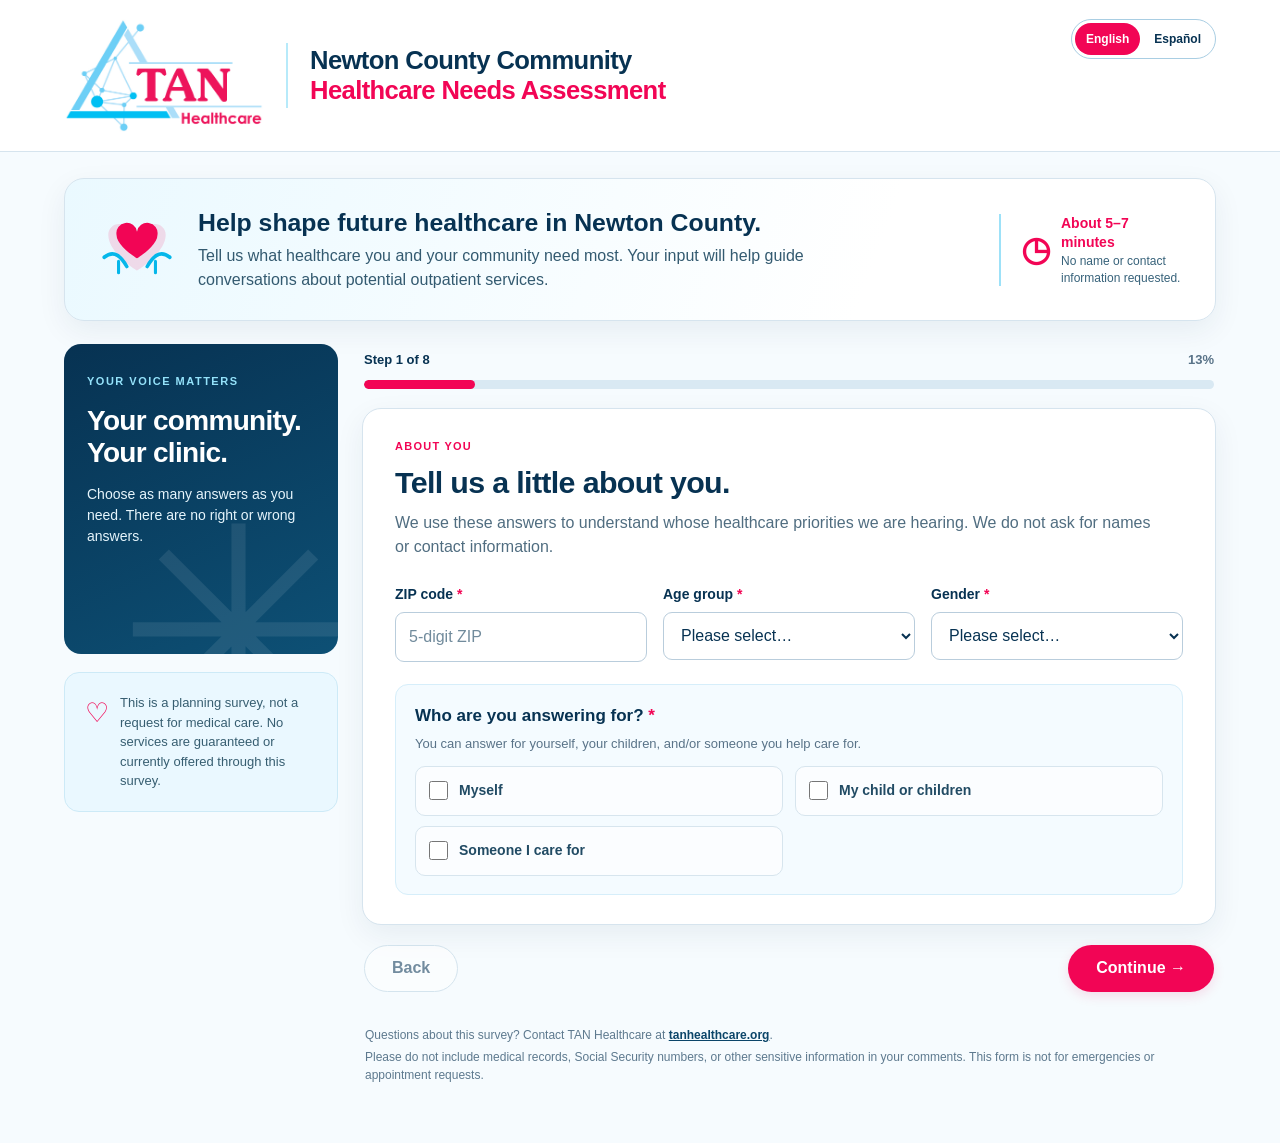
<file: index.html>
<!doctype html>
<html lang="en">
<head>
  <meta charset="utf-8">
  <meta name="viewport" content="width=device-width, initial-scale=1">
  <meta name="theme-color" content="#073252">
  <meta name="description" content="Help shape future outpatient healthcare in Newton County. Share your community's healthcare priorities with TAN Healthcare.">
  <title>Newton County Community Healthcare Needs Assessment | TAN Healthcare</title>
  <link rel="icon" href="tan-logo.jpg" type="image/jpeg">
  <link rel="stylesheet" href="styles.css">
  <script defer src="config.js"></script>
  <script defer src="app.js"></script>
</head>
<body>
  <a class="skip-link" href="#survey-main">Skip to survey</a>
  <header class="site-header">
    <div class="header-inner">
      <a href="./" class="brand" aria-label="TAN Healthcare survey home"><img src="tan-logo.jpg" alt="TAN Healthcare" /></a>
      <div class="header-divider" aria-hidden="true"></div>
      <div class="brand-title"><span>Newton County Community</span><strong>Healthcare Needs Assessment</strong></div>
      <div class="language-switch" role="group" aria-label="Choose survey language">
        <button id="lang-en" type="button" class="lang active" aria-pressed="true">English</button>
        <button id="lang-es" type="button" class="lang" aria-pressed="false">Español</button>
      </div>
    </div>
  </header>
  <main id="survey-main" class="shell">
    <section class="hero" aria-labelledby="hero-title">
      <div class="hero-icon" aria-hidden="true"><svg viewBox="0 0 80 80" fill="none"><path d="M40 64S12 47 12 29c0-9 12-16 22-4l6 6 6-6c10-12 22-5 22 4 0 18-28 35-28 35Z" fill="#f20555" opacity=".13"/><path d="M40 52S20 40 20 29a10 10 0 0 1 20-3 10 10 0 0 1 20 3C60 40 40 52 40 52Z" fill="#f20555"/><path d="M8 51c10-8 17 0 22 9M72 51c-10-8-17 0-22 9" stroke="#05b7ea" stroke-width="3.5" stroke-linecap="round"/><path d="M22 55v11m36-11v11" stroke="#05b7ea" stroke-width="3" stroke-linecap="round"/></svg></div>
      <div class="hero-copy"><h1 id="hero-title">Help shape future healthcare in Newton County.</h1><p id="hero-desc">Tell us what healthcare you and your community need most. Your input will help guide conversations about potential outpatient services.</p></div>
      <div class="time-estimate"><span class="clock" aria-hidden="true">◷</span><div><strong id="duration-label">About 5–7 minutes</strong><span id="duration-desc">Anonymous unless you choose to share contact information.</span></div></div>
    </section>
    <div id="mode-banner" class="mode-banner" role="status" hidden></div>
    <section class="survey-layout" aria-label="Healthcare needs survey">
      <aside class="survey-sidebar" aria-label="Survey progress">
        <div class="sidebar-card"><div class="sidebar-eyebrow" id="step-title-small">YOUR VOICE MATTERS</div><h2 id="sidebar-title">Your community. Your clinic.</h2><p id="sidebar-copy">Choose as many answers as you need. There are no right or wrong answers.</p><div class="sidebar-decoration" aria-hidden="true">✳</div></div>
        <div class="sidebar-note"><span aria-hidden="true">♡</span><p id="sidebar-note">This is a planning survey, not a request for medical care. No services are guaranteed or currently offered through this survey.</p></div>
      </aside>
      <div class="form-container">
        <div class="progress-area"><div class="progress-heading"><strong id="step-indicator">Step 1 of 7</strong><span id="progress-percent">14%</span></div><div class="progress-track" role="progressbar" aria-label="Survey progress" aria-valuemin="0" aria-valuemax="100" aria-valuenow="14"><div id="progress-fill"></div></div></div>
        <form id="survey-form" novalidate>
          <section id="step-content" aria-live="polite" aria-atomic="true"></section>
          <div id="validation-alert" class="validation-alert" role="alert" hidden></div>
          <div class="form-actions"><button class="button secondary" type="button" id="back-btn">Back</button><button class="button primary" type="button" id="next-btn">Continue <span aria-hidden="true">→</span></button></div>
        </form>
        <footer class="site-footer"><p id="footer-help">Questions about this survey? Contact TAN Healthcare at <a href="https://www.tanhealthcare.org/" target="_blank" rel="noopener noreferrer">tanhealthcare.org</a>.</p><p id="footer-privacy">Please do not enter medical records, Social Security numbers, or other sensitive personal information.</p></footer>
      </div>
    </section>
  </main>
  <div id="success-screen" class="success-screen" hidden><div class="success-panel"><div class="success-symbol" aria-hidden="true">✓</div><h1 id="success-title">Thank you for sharing your voice!</h1><p id="success-copy">Your responses can help guide conversations about Newton County's future healthcare needs.</p><button id="restart-btn" class="button primary" type="button">Start another response</button></div></div>
</body>
</html>
</file>
<file: styles.css>
:root{--navy:#073252;--navy-2:#0b4569;--cyan:#06b7eb;--sky:#eaf8ff;--sky-deep:#c9edfa;--pink:#f20555;--pink-hover:#cc0347;--text:#123a56;--muted:#597388;--line:#d6e4ee;--card:#fff;--bg:#f6fbfe;--shadow:0 10px 30px rgba(5,49,82,.065);color-scheme:light}
*{box-sizing:border-box}html{scroll-behavior:smooth}body{margin:0;background:var(--bg);font-family:Inter,ui-sans-serif,-apple-system,BlinkMacSystemFont,"Segoe UI",sans-serif;color:var(--text);font-size:16px;line-height:1.5}button,input,select,textarea{font:inherit}button{cursor:pointer}button:disabled{cursor:not-allowed;opacity:.55}a{color:var(--navy-2)}:focus-visible{outline:3px solid var(--cyan);outline-offset:3px}.skip-link{position:absolute;left:-999px;top:4px;padding:10px;background:white;z-index:20}.skip-link:focus{left:10px}.site-header{background:white;border-bottom:1px solid var(--line)}.header-inner{max-width:1200px;margin:auto;min-height:122px;display:flex;align-items:center;gap:22px;padding:19px 24px}.brand{display:flex;align-items:center;flex-shrink:0}.brand img{width:200px;height:auto;display:block}.header-divider{height:65px;width:2px;background:#b7eafa}.brand-title{line-height:1.17;flex:1;letter-spacing:-.6px}.brand-title span,.brand-title strong{display:block;font-weight:800;font-size:clamp(1.1rem,2vw,1.7rem)}.brand-title span{color:var(--navy)}.brand-title strong{color:var(--pink)}.language-switch{display:flex;gap:3px;align-self:flex-start;border:1px solid #a9cee3;border-radius:30px;padding:3px;background:white;white-space:nowrap}.lang{background:transparent;color:var(--navy);padding:7px 11px;border:0;border-radius:28px;font-size:12px;font-weight:800}.lang.active{background:var(--pink);color:white}.shell{max-width:1200px;margin:auto;padding:26px 24px 45px}.hero{display:flex;align-items:center;gap:20px;background:linear-gradient(110deg,#eaf9ff,#fff 70%);border:1px solid var(--line);border-radius:20px;padding:26px 31px;box-shadow:var(--shadow)}.hero-icon{width:82px;flex-shrink:0}.hero-icon svg{width:100%}.hero-copy{flex:1}.hero h1{font-size:clamp(1.18rem,2.1vw,1.55rem);margin:0 0 6px;color:var(--navy);line-height:1.2}.hero p{margin:0;color:#335a70;max-width:650px}.time-estimate{display:flex;align-items:center;gap:10px;border-left:2px solid #9de1f8;padding-left:20px;max-width:185px;font-size:12px;line-height:1.4}.time-estimate .clock{font-size:34px;color:var(--pink);font-weight:700}.time-estimate strong{display:block;color:var(--pink);font-size:14px}.time-estimate span{display:block;color:#37627a}.mode-banner{background:#fff5db;border:1px solid #efcd8b;color:#664900;padding:11px 15px;margin-top:17px;border-radius:10px;font-weight:650;font-size:13px}.survey-layout{display:grid;grid-template-columns:274px minmax(0,1fr);gap:24px;margin-top:23px}.survey-sidebar{display:flex;flex-direction:column;gap:18px}.sidebar-card{position:relative;min-height:310px;background:linear-gradient(156deg,var(--navy),#0d5075);border-radius:17px;color:white;padding:29px 23px;overflow:hidden}.sidebar-eyebrow{font-size:11px;letter-spacing:1.5px;font-weight:800;color:#94e2fa}.sidebar-card h2{font-size:28px;line-height:1.14;margin:15px 0 15px;letter-spacing:-.7px}.sidebar-card p{color:#e6f5fc;font-size:14px;position:relative;z-index:1}.sidebar-decoration{position:absolute;bottom:-125px;right:-22px;font-size:290px;line-height:1;color:#ffffff16}.sidebar-note{padding:20px;display:flex;gap:11px;background:#eaf8ff;border:1px solid #cdeaf7;border-radius:15px;color:#375e71}.sidebar-note span{color:var(--pink);font-size:27px}.sidebar-note p{margin:0;font-size:13px}.form-container{min-width:0}.progress-area{padding:6px 2px 19px}.progress-heading{display:flex;justify-content:space-between;font-size:13px;color:var(--navy);margin-bottom:10px}.progress-heading strong{font-weight:800}.progress-heading span{font-weight:700;color:var(--muted)}.progress-track{height:9px;border-radius:10px;background:#d9e9f3;overflow:hidden}.progress-track>div{height:100%;width:14%;border-radius:10px;background:var(--pink);transition:width .2s ease}#step-content{background:var(--card);border:1px solid var(--line);border-radius:19px;padding:29px 32px;box-shadow:var(--shadow);min-height:390px}.step-eyebrow{text-transform:uppercase;letter-spacing:1.25px;font-size:11px;font-weight:850;color:var(--pink);margin:0 0 10px}.step-heading{font-size:clamp(1.42rem,2.5vw,1.9rem);color:var(--navy);margin:0 0 10px;line-height:1.2;letter-spacing:-.65px}.step-description{margin:0 0 25px;color:#506d80;max-width:760px}.field-row{display:grid;grid-template-columns:repeat(3,minmax(0,1fr));gap:16px}.field{display:flex;flex-direction:column;gap:7px}.field>label,.field>span.label{font-weight:750;font-size:14px;color:var(--navy)}.required{color:var(--pink)}input[type="text"],input[type="tel"],input[type="email"],select,textarea{width:100%;border:1px solid #b9cddc;background:white;color:var(--navy);border-radius:9px;padding:12px 13px;min-height:48px;outline-offset:2px}textarea{min-height:125px;resize:vertical}textarea::placeholder,input::placeholder{color:#718b9c}.group-label{font-weight:800;color:var(--navy);font-size:17px;margin:28px 0 6px}.group-hint{font-size:13px;color:var(--muted);margin:0 0 12px}.choices{display:grid;grid-template-columns:repeat(2,minmax(0,1fr));gap:10px 12px}.choice{display:flex;align-items:center;gap:11px;min-height:50px;padding:11px 13px;border:1px solid #d7e5ee;border-radius:10px;background:#fbfdff;transition:background .1s,border-color .1s}.choice:has(input:checked){background:#fff0f6;border-color:#f5a6c1}.choice input{width:19px;height:19px;accent-color:var(--pink);flex-shrink:0;margin:0}.choice span{font-size:14px;font-weight:600;color:#214b64}.choice:has(input:disabled){opacity:.55}.choice:focus-within{outline:2px solid var(--cyan);outline-offset:2px}.choice small{font-size:12px}.question-card{background:#f4fbff;border:1px solid #d6eefa;border-radius:13px;padding:18px 19px;margin-top:22px}.question-card .group-label{margin-top:0}.question-card .choices{margin-top:12px}.subheading{font-size:13px;font-weight:850;letter-spacing:.35px;color:#3c6f89;margin:20px 0 10px;text-transform:uppercase}.small-info{background:#effaff;border-left:3px solid var(--cyan);padding:12px 15px;color:#385e73;font-size:13px;border-radius:8px;margin:17px 0}.inline-field{margin-top:14px}.inline-field label{display:block;color:var(--navy);font-weight:700;font-size:14px;margin-bottom:7px}.form-actions{display:flex;align-items:center;justify-content:space-between;gap:15px;padding:20px 2px}.button{min-height:47px;border-radius:30px;padding:10px 27px;font-weight:800;border:1px solid transparent}.button.primary{background:var(--pink);color:#fff;box-shadow:0 4px 12px #f2055520}.button.primary:hover:not(:disabled){background:var(--pink-hover)}.button.secondary{background:white;border-color:#b9d2e1;color:var(--navy)}.button.secondary:hover{background:#e8f8ff}.validation-alert{background:#fff0f2;border:1px solid #ed91ae;color:#9e1945;border-radius:10px;padding:12px 15px;margin-top:16px;font-size:14px;font-weight:650}.site-footer{font-size:12px;color:#5d798e;padding:10px 3px}.site-footer p{margin:4px 0}.site-footer a{font-weight:700}.optional-tag{color:#597789;font-size:12px;font-weight:550}.counter{text-align:right;color:var(--muted);font-size:12px}.review-card{border:1px solid var(--line);background:#fafdff;border-radius:12px;margin:13px 0;padding:15px}.review-card h3{font-size:14px;margin:0 0 6px;color:var(--navy)}.review-card p{margin:0;color:#45697f;font-size:14px}.callout-warning{background:#fff6e8;border-left:4px solid #eca748;color:#634316;padding:15px;border-radius:9px;font-size:13px;margin:18px 0}.consent{display:flex;align-items:flex-start;gap:11px;padding:14px;border:1px solid #cce3ee;border-radius:10px;background:#f5fbff;margin-top:18px}.consent input{accent-color:var(--pink);height:19px;width:19px;margin-top:2px;flex-shrink:0}.consent span{font-size:14px;color:#29566c}.success-screen{min-height:55vh;display:grid;place-items:center;padding:30px}.success-panel{background:white;border:1px solid var(--line);border-radius:20px;text-align:center;max-width:600px;padding:60px 45px;box-shadow:var(--shadow)}.success-symbol{display:grid;place-items:center;width:65px;height:65px;background:#d9fff4;border-radius:50%;color:#168668;font-size:38px;font-weight:900;margin:0 auto 24px}.success-panel h1{color:var(--navy);font-size:28px}.success-panel p{color:#587489}.success-panel button{margin-top:18px}.top-three-counter{margin-top:8px;color:#647f90;font-size:13px;font-weight:700}.contact-fields{margin-top:19px}.contact-fields .field-row{grid-template-columns:repeat(3,minmax(0,1fr))}[hidden]{display:none!important}
@media(max-width:970px){.header-inner{flex-wrap:wrap}.brand-title{min-width:210px}.language-switch{margin-left:auto}.survey-layout{grid-template-columns:1fr}.survey-sidebar{display:none}.hero{padding:24px}.field-row{grid-template-columns:repeat(2,1fr)}}
@media(max-width:650px){.header-inner{padding:13px 16px;min-height:0;gap:12px}.brand img{width:125px}.header-divider{height:38px}.brand-title{order:3;width:100%;min-width:0}.brand-title span,.brand-title strong{font-size:1.25rem}.language-switch{margin-left:auto}.lang{font-size:11px;padding:6px 9px}.shell{padding:15px 12px 25px}.hero{gap:13px;padding:18px 16px;flex-wrap:wrap}.hero-icon{width:52px}.hero-copy{flex:1;min-width:215px}.hero h1{font-size:1.12rem}.hero p{font-size:13px}.time-estimate{border-left:0;border-top:1px solid #b4e5f8;padding:11px 0 0;max-width:none;width:100%;gap:10px}.time-estimate .clock{font-size:23px}.time-estimate strong{display:inline;margin-right:5px}.time-estimate span{display:inline}.survey-layout{margin-top:13px}.progress-area{padding:8px 7px 15px}#step-content{padding:22px 17px;min-height:310px}.field-row,.contact-fields .field-row,.choices{grid-template-columns:1fr}.step-heading{font-size:1.52rem}.choice{min-height:51px}.question-card{padding:15px}.form-actions{position:sticky;bottom:0;background:linear-gradient(#f6fbfeec,#f6fbfe);padding:12px 0 15px;z-index:4}.button{padding:11px 20px}.success-panel{padding:40px 23px}}
@media(prefers-reduced-motion:reduce){html{scroll-behavior:auto}*{transition:none!important}}

@media(max-width:650px){.header-inner{display:grid;grid-template-columns:minmax(0,1fr) auto;align-items:center;gap:8px 10px}.brand{grid-column:1;grid-row:1}.header-divider{display:none}.brand-title{grid-column:1/-1;grid-row:2;order:initial;min-width:0;width:auto}.language-switch{grid-column:2;grid-row:1;align-self:center}.form-actions{position:static;background:transparent;z-index:auto}}
</file>
